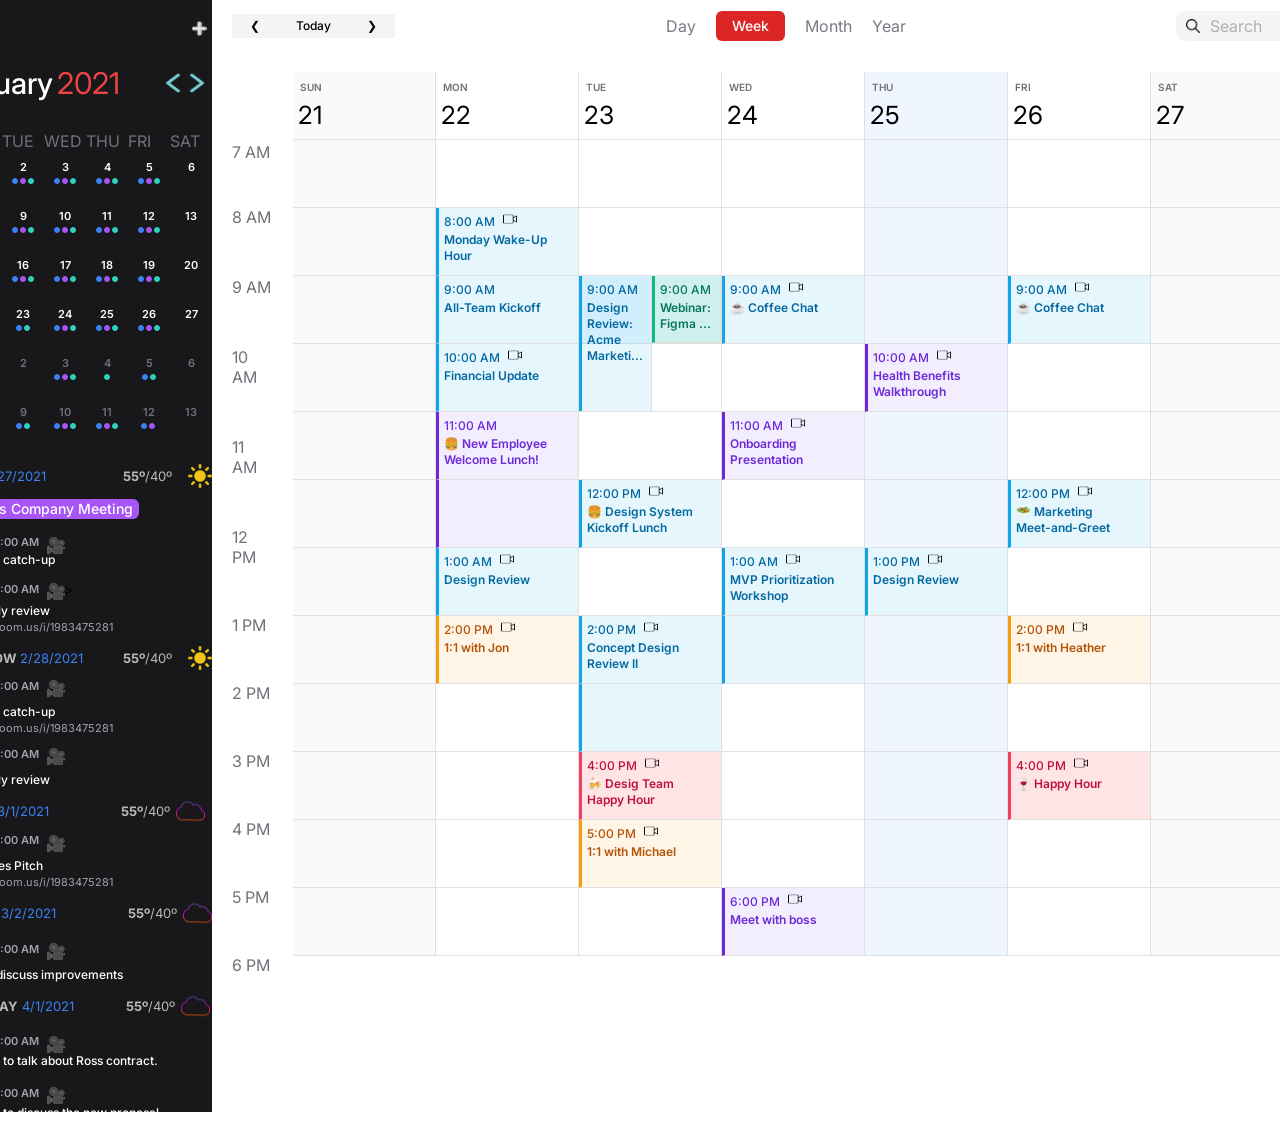
<file: kalendar/index - rabit22.html>
<!DOCTYPE html>
<html lang="en">
<head>
    <meta charset="UTF-8">
    <meta http-equiv="X-UA-Compatible" content="IE=edge">
    <meta name="viewport" content="width=device-width, initial-scale=1.0">
    <link rel="preconnect" href="https://fonts.googleapis.com">
<link rel="preconnect" href="https://fonts.gstatic.com" crossorigin>
<link href="https://fonts.googleapis.com/css2?family=Inter&display=swap" rel="stylesheet">
    <link rel='stylesheet' href="./style.css  rabit 22.css">
    <title>Google Calend</title>
</head>
<body>
    <div id="huge-boy">
    <section id="section-1">
    <div id="circle-layer">
    <div id="circle-one"></div>
    <div id="circle-two"></div>
    <div id="circle-three"></div>
    <img class="plus" src="./img/free-icon-plus-225149.png">
    </div>
    <div id="Month">
        <h1 id="feb">February</h1>
        <h1 id="year">2021</h1>
        <img class="left" src="./img/free-icon-left-and-right-7344799.png" alt="">
    </div>
    <div class="days">
        <div>SUN</div>
        <div>MON</div>
        <div>TUE</div>
        <div>WED</div>
        <div>THU</div>
        <div>FRI</div>
        <div>SAT</div>
     </div>
     <div class="numbers">
        <div id="special">31</div>
        <div>
            <p>1</p>
            <div id="eventt">
            <div id="eventt_1"></div>
            <div id="eventt_2"></div>
            <div id="eventt_3"></div>
            </div>
        </div>
        <div>
            <p>2</p>
            <div id="eventt">
            <div id="eventt_1"></div>
            <div id="eventt_2"></div>
            <div id="eventt_3"></div>
        </div>
        </div>
        <div>
            <p>3</p>
            <div id="eventt">
            <div id="eventt_1"></div>
            <div id="eventt_2"></div>
            <div id="eventt_3"></div>
            </div>
        </div>
        <div>
            <p>4</p>
            <div id="eventt">
            <div id="eventt_1"></div>
            <div id="eventt_2"></div>
            <div id="eventt_3"></div>
            </div>
        </div>
        <div>
            <p>5</p>
            <div id="eventt">
            <div id="eventt_1"></div>
            <div id="eventt_2"></div>
            <div id="eventt_3"></div>
            </div>
        </div>
        <div><p>6</p></div>
        <div><p>7</p></div>
        <div>
            <p>8</p>
            <div id="eventt">
            <div id="eventt_1"></div>
            <div id="eventt_2"></div>
            <div id="eventt_3"></div>
            </div>
        </div>
        <div>
            <p>9</p>
            <div id="eventt">
            <div id="eventt_1"></div>
            <div id="eventt_2"></div>
            <div id="eventt_3"></div>
        </div>
        </div>
        <div>
            <p>10</p>
            <div id="eventt">
            <div id="eventt_1"></div>
            <div id="eventt_2"></div>
            <div id="eventt_3"></div>
            </div>
        </div>
        <div>
<p>11</p>
            <div id="eventt">
            <div id="eventt_1"></div>
            <div id="eventt_2"></div>
            <div id="eventt_3"></div>
            </div>
        </div>
        <div>
            <p>12</p>
            <div id="eventt">
            <div id="eventt_1"></div>
            <div id="eventt_2"></div>
            <div id="eventt_3"></div>
            </div>
        </div>
        <div><p>13</p></div>
        <div>
            <p>14</p>
            <div id="eventt">
                <div id="eventt_2"></div>
                <div id="eventt_3"></div>
            </div>
        </div>
        <div>
            <p>15</p>
            <div id="eventt">
            <div id="circle_2"></div>
            </div>
        </div>
        <div>
            <p>16</p>
            <div id="eventt">
            <div id="eventt_1"></div>
            <div id="eventt_2"></div>
            <div id="eventt_3"></div>
        </div>
        </div>
        <div>
            <p>17</p>
            <div id="eventt">
            <div id="eventt_1"></div>
            <div id="eventt_2"></div>
            <div id="eventt_3"></div>
            </div>
        </div>
        <div>
            <p>18</p>
            <div id="eventt">
            <div id="eventt_1"></div>
            <div id="eventt_2"></div>
            <div id="eventt_3"></div>
            </div>
        </div>
        <div>
            <p>19</p>
            <div id="eventt">
            <div id="eventt_1"></div>
            <div id="eventt_2"></div>
            <div id="eventt_3"></div>
            </div>
        </div>
     <div><p>20</p></div>
     <div><p>21</p></div>
     <div>
         <p>22</p>
         <div id="eventt">
         <div id="eventt_1"></div>
         <div id="eventt_2"></div>
         <div id="eventt_3"></div>
         </div>
     </div>
     <div>
         <p>23</p>
         <div id="eventt">
         <div id="eventt_1"></div>
         <div id="eventt_3"></div>
     </div>
     </div>
     <div>
         <p>24</p>
         <div id="eventt">
         <div id="eventt_1"></div>
         <div id="eventt_2"></div>
         <div id="eventt_3"></div>
         </div>
     </div>
     <div>
         <p>25</p>
         <div id="eventt">
         <div id="eventt_1"></div>
         <div id="eventt_2"></div>
         <div id="eventt_3"></div>
         </div>
     </div>
     <div>
         <p>26</p>
         <div id="eventt">
         <div id="eventt_1"></div>
         <div id="eventt_2"></div>
         <div id="eventt_3"></div>
         </div>
     </div>
     <div>
         <p>27</p>
         <div id="eventt">
            <div id="circle-event-two-single"></div>
            </div>
    </div>
    <div>
        <p>28</p>
        <div id="eventt">
            <div id="circle_1"></div>
            </div>
    </div>
        <div>
            <p id="special">1</p>
            <div id="eventt">
            <div id="eventt_2"></div>
            <div id="eventt_3"></div>
            </div>
        </div>
        <div>
            <p id="special">2</p>
            <div id="eventt">
            <div id="circle-event-two-single"></div>
        </div>
        </div>
        <div>
            <p id="special">3</p>
            <div id="eventt">
            <div id="eventt_1"></div>
            <div id="eventt_2"></div>
            <div id="eventt_3"></div>
            </div>
        </div>
        <div>
            <p id="special">4</p>
            <div id="eventt">
            <div id="eventt_3"></div>
            </div>
        </div>
        <div>
            <p id="special">5</p>
            <div id="eventt">
            <div id="eventt_1"></div>
            <div id="eventt_3"></div>
            </div>
        </div>
        <div><p id="special">6</p></div>
        <div>
            <p id="special">7</p>
        </div>
            <div>
                <p id="special">8</p>
                <div id="eventt">
                    <div id="eventt_1"></div>
                <div id="eventt_2"></div>
                <div id="eventt_3"></div>
                </div>
            </div>
            <div>
                <p id="special">9</p>
                <div id="eventt">
                <div id="eventt_1"></div>
                <div id="eventt_3"></div>
            </div>
            </div>
            <div>
                <p id="special">10</p>
                <div id="eventt">
                <div id="eventt_1"></div>
                <div id="eventt_2"></div>
                <div id="eventt_3"></div>
                </div>
            </div>
            <div>
                <p id="special">11</p>
                <div id="eventt">
                    <div id="eventt_1"></div>
                    <div id="eventt_2"></div>
                    <div id="eventt_3"></div>
                </div>
            </div>
            <div>
  <p id="special">12</p>
                <div id="eventt">
                    <div id="eventt_1"></div>
                    <div id="eventt_2"></div>
                </div>
            </div>
            <div><p id="special">13</p></div>
     </div>
     <div id="today">
         <div id="date">
         <h1>TODAY</h1>
         <p>2/27/2021</p>
         </div>
         <div id="temp">
         <p id="p-bold">55º</p>
         <p id="p-light">/40º</p>
         <img class="img1" src="./img/free-icon-sun-831682.png">
        </div>
     </div>
     <div id="company-meeting">
        <p>All-Hands Company Meeting</p>
    </div>
    <div id="appoinment">
        <div id="circle-appoinment"></div>
        <pre>8:30 – 9:00 AM</pre>
        <p class="p1">🎥</p>
    </div>
    <p id="Monthly-catch-up">Monthly catch-up</p>
    <div id="navigate-one">
    <div id="appoinment">
        <div id="circle-appoinment"></div>
        <pre>8:30 – 9:00 AM</pre>
        <p class="p1">🎥</p>>
    </div>
    </div>
    <div id="navigate">
    <p id="Monthly-catch-up">Quarterly review</p>
    <p id="zoom-us">https://zoom.us/i/1983475281</p>
    </div>
    <div id="navigate-two">
    <div id="tomorrow">
        <div id="date-tomorrow">
        <h1>TOMORROW</h1>
        <p>2/28/2021</p>
        </div>
        <div id="temp">
        <p id="p-bold">55º</p>
        <p id="p-light">/40º</p>
        <img class="img1" src="./img/free-icon-sun-831682.png">

       </div>
    </div>
</div>
        <div id="navigate-three">
       <div id="appoinment-tomorrow">
        <div id="circle-appoinment-tomorrow"></div>
        <pre>8:30 – 9:00 AM</pre>
        <p class="p1">🎥</p>
    </div>
</div>
<div id="navigate-five">
    <p id="Monthly-catch-up">Monthly catch-up</p>
    <p id="zoom-us-tomorrow">https://zoom.us/i/1983475281</p>
</div>

        <div id="navigate-four">
    <div id="appoinment">
        <div id="circle-appoinment"></div>
        <pre>8:30 – 9:00 AM</pre>
        <p class="p1">🎥</p>
    </div>
</div>
    <p id="Monthly-catch">Quarterly review</p>
    <div id="navigate-seven">
        <div id="tomorrow">
            <div id="date-monday">
            <h1>MONDAY</h1>
            <p>3/1/2021</p>
            </div>
            <div id="temp">
            <p id="p-bold">55º</p>
            <p id="p-light">/40º</p>
            <img class="cloud" src="./img/free-icon-cloud-6711063.png">
           </div>
        </div>
    </div>
            <div id="navigate-eight">
           <div id="appoinment-tomorrow">
            <div id="circle-appoinment-tomorrow"></div>
            <pre>8:30 – 9:00 AM</pre>
            <p class="p1">🎥</p>
        </div>
    </div>
    <div id="navigate-six">
    <p id="Monthly-catch-up">City Sales Pitch</p>
    <p id="zoom-us-tomorrow">https://zoom.us/i/1983475281</p>
</div>
<div id="navigate-nine">
    <div id="tomorrow">
        <div id="date-monday">
        <h1>TUESDAY</h1>
        <p>3/2/2021</p>
        </div>
        <div id="temp">
        <p id="p-bold">55º</p>
        <p id="p-light">/40º</p>
        <img class="cloud" src="./img/free-icon-cloud-6711063.png">

       </div>
    </div>
</div>
        <div id="navigate-ten">
       <div id="appoinment-tomorrow">
        <div id="circle-appoinment-tuesday"></div>
        <pre>8:30 – 9:00 AM</pre>
        <p class="p1">🎥</p>
    </div>
</div>
<div id="navigate-eleven">
<p id="Monthly-catch-up">Visit to discuss improvements</p>
</div>
<div id="navigate-twelve">
    <div id="tomorrow">
        <div id="date-wednesday">
        <h1>WEDNESDAY</h1>
        <p>4/1/2021</p>
        </div>
        <div id="temp">
        <p id="p-bold">55º</p>
        <p id="p-light">/40º</p>
        <img class="cloud" src="./img/free-icon-cloud-6711063.png">

       </div>
    </div>
</div>
        <div id="navigate-thirteen">
       <div id="appoinment-tomorrow">
        <div id="circle-appoinment-wednesday"></div>
        <pre>8:30 – 9:00 AM</pre>
        <p class="p1">🎥</p>
    </div>
</div>
<div id="navigate-fourteen">
<p id="Monthly-catch-up">Meeting to talk about Ross contract. </p>
</div>
<div id="navigate-fifteen">
    <div id="appoinment-tomorrow">
     <div id="circle-appoinment-wednesday"></div>
     <pre>8:30 – 9:00 AM</pre>
     <p class="p1">🎥</p>
 </div>
</div>
<div id="navigate-sixteen">
<p id="Monthly-catch-up">Meeting to discuss the new proposal</p>
</div>
    </section>
<section id="sec_2">
    <div id="big-selection">
    <div id="select">
    <p>❮</p>
    <p>Today</p>
    <p>❯</p>
    </div>
    <div id="part-of-year">
        <p id="day">Day</p>
        <p id="week">Week</p>
        <p id="month-month">Month</p>
        <p id="year">Year</p>
    </div>
    <div id="s-f">
        <img class="loupe" src="./img/free-icon-loupe-622669.png">
        <p>Search</p>
    </div>
    </div>
    
    <div id="giant">
    <div id="time">
        <p id="seven">7 AM</p>
        <p id="eight">8 AM</p>
        <p id="nine">9 AM</p>
        <p id="ten">10 AM</p>
<p id="eleven">11 AM</p>
        <p id="twelve">12 PM</p>
        <p id="one">1 PM</p>
        <p id="two">2 PM</p>
        <p id="three">3 PM</p>
        <p id="four">4 PM</p>
        <p id="five">5 PM</p>
        <p id="six">6 PM</p>
    </div>
    <div class="calendar-wrapper">
        <div id="first-kid">
            <p>SUN</p>
            <span>21</span>
        </div>
        <div>
            <p>MON</p>
            <span>22</span>
        </div>
        <div>
            <p>TUE</p>
            <span>23</span>
        </div>
        <div>
            <p>WED</p>
            <span>24</span>
        </div>
        <div id="unicum">
            <p>THU</p>
            <span>25</span>
        </div>
        <div>
            <p>FRI</p>
            <span>26</span>
        </div>
        <div id="last-kid">
            <p>SAT</p>
            <span>27</span>
        </div>
        <div id="first-kid"></div>
        <div></div>
        <div></div>
        <div></div>
        <div id="unicum"></div>
        <div></div>
        <div id="last-kid"></div>
        <div id="first-kid"></div>
        <div id="meeting-one">
            <span id="breeder">
            <pre>8:00 AM</pre>
            <img class="camera" src="./img/premium-icon-video-5714326.png">
        </span>
            <p>Monday Wake-Up Hour</p>
        </div>
        <div></div>
        <div></div>
        <div id="unicum"></div>
        <div></div>
        <div id="last-kid"></div>
        <div id="first-kid"></div>
        <div id="meeting-one">
            <span id="breeder">
                <pre>9:00 AM</pre>
            </span>
                <p>All-Team Kickoff</p>
        </div>
        <div id="meeting-one-flex">
            <div id="meeting-one-border">
            <span id="breeder">
            <pre>9:00 AM</pre>
        </span>
            <p>Design Review: Acme Marketi...</p>
        </div>
        <div id="meeting-one-green">
                <span id="breeder">
                <pre>9:00 AM</pre>
            </span>
                <p>Webinar: Figma ...</p>
            </div>
        </div>
        <div id="meeting-one">
            <span id="breeder">
            <pre>9:00 AM</pre>
            <img class="camera" src="./img/premium-icon-video-5714326.png">

        </span>
            <p>☕️ Coffee Chat</p>
        </div>
        <div id="unicum"></div>
        <div id="meeting-one">
            <span id="breeder">
            <pre>9:00 AM</pre>
            <img class="camera" src="./img/premium-icon-video-5714326.png">

        </span>
            <p>☕️ Coffee Chat</p>
        </div>
        <div id="last-kid"></div>
        <div id="first-kid"></div>
        <div id="meeting-one">
            <span id="breeder">
            <pre>10:00 AM</pre>
            <img class="camera" src="./img/premium-icon-video-5714326.png">

        </span>
            <p>Financial Update</p>
        </div>
        <div></div>
        <div></div>
        <div id="meeting-one-purple">
            <span id="breeder">
            <pre>10:00 AM</pre>
            <img class="camera" src="./img/premium-icon-video-5714326.png">

        </span>
            <p>Health Benefits Walkthrough</p>
        </div>
        <div></div>
        <div id="last-kid"></div>
        <div id="first-kid"></div>
        <div id="meeting-one-purple">
            <span id="breeder">
            <pre>11:00 AM</pre>
        </span>
            <p>🍔 New Employee Welcome Lunch!</p>
        </div>
        <div></div>
        <div id="meeting-one-purple">
            <span id="breeder">
            <pre>11:00 AM</pre>
            <img class="camera" src="./img/premium-icon-video-5714326.png">

        </span>
            <p>Onboarding Presentation</p>
        </div>
        <div id="unicum"></div>
        <div></div>
        <div id="last-kid"></div>
        <div id="first-kid"></div>
        <div id="meeting-one-purple">
        <span id="breeder">
        </span>
        </div>
        <div id="meeting-one">
            <span id="breeder">
            <pre>12:00 PM</pre>
            <img class="camera" src="./img/premium-icon-video-5714326.png">
            
        </span>
            <p>🍔 Design System Kickoff Lunch</p>
        </div>
        <div></div>
        <div id="unicum"></div>
        <div id="meeting-one">
            <span id="breeder">
            <pre>12:00 PM</pre>
            <img class="camera" src="./img/premium-icon-video-5714326.png">

        </span>
            <p>🥗 Marketing Meet-and-Greet</p>
        </div>
        <div id="last-kid"></div>
        <div id="first-kid"></div>
        <div id="meeting-one">
            <span id="breeder">
            <pre>1:00 AM</pre>
            <img class="camera" src="./img/premium-icon-video-5714326.png">

        </span>
            <p>Design Review</p>
        </div>
        <div></div>
        <div id="meeting-one">
            <span id="breeder">
            <pre>1:00 AM</pre>
            <img class="camera" src="./img/premium-icon-video-5714326.png">

        </span>
            <p>MVP Prioritization Workshop</p>
        </div>
        <div id="meeting-one-unicum">
            <span id="breeder">
            <pre>1:00 PM</pre>
            <img class="camera" src="./img/premium-icon-video-5714326.png">

        </span>
            <p>Design Review</p>
        </div>
        <div></div>
        <div id="last-kid"></div>
        <div id="first-kid"></div>
        <div id="meeting-one-yellow">
            <span id="breeder">
            <pre>2:00 PM</pre>
            <img class="camera" src="./img/premium-icon-video-5714326.png">

        </span>
            <p>1:1 with Jon</p>
        </div>
        <div id="meeting-one">
            <span id="breeder">
            <pre>2:00 PM</pre>
            <img class="camera" src="./img/premium-icon-video-5714326.png">

        </span>
            <p>Concept Design Review II</p>
        </div>
        <div id="meeting-one">
            <span id="breeder">
        </span>
        </div>
        <div id="unicum"></div>
        <div id="meeting-one-yellow">
            <span id="breeder">
            <pre>2:00 PM</pre>
            <img class="camera" src="./img/premium-icon-video-5714326.png">

        </span>
            <p> 1:1 with Heather</p>
        </div>
        <div id="last-kid"></div>
        
        <div id="first-kid"></div>
        <div></div>
        <div id="meeting-one">
            <span id="breeder">
        </span>
        </div>
        <div></div>
        <div id="unicum"></div>
        <div></div>
        <div id="last-kid"></div>
        <div id="first-kid"></div>
        <div></div>
        <div id="meeting-one-red">
            <span id="breeder">
            <pre>4:00 PM</pre>
            <img class="camera" src="./img/premium-icon-video-5714326.png">

        </span>
            <p>🍻 Desig Team Happy Hour</p>
        </div>
        <div></div>
        <div id="unicum"></div>
        <div id="meeting-one-red">
            <span id="breeder">
            <pre>4:00 PM</pre>
            <img class="camera" src="./img/premium-icon-video-5714326.png">

        </span>
            <p>🍷 Happy Hour</p>
        </div>
        <div id="last-kid"></div>
        <div id="first-kid"></div>
        <div></div>
        <div id="meeting-one-yellow">
            <span id="breeder">
            <pre>5:00 PM</pre>
            <img class="camera" src="./img/premium-icon-video-5714326.png">
            
        </span>
            <p>1:1 with Michael</p>
        </div>
        <div></div>
        <div id="unicum"></div>
        <div></div>
        <div id="last-kid"></div>
        <div id="first-kid"></div>
        <div></div>
        <div></div>
        <div id="meeting-one-purple">
            <span id="breeder">
            <pre>6:00 PM</pre>
            <img class="camera" src="./img/premium-icon-video-5714326.png">

        </span>
            <p>Meet with boss</p>
        </div>
        <div id="unicum"></div>
        <div></div>
        <div id="last-kid"></div>
     </div>
     <div id="time-another">
        <p>EST GMT-5</p>
        <p id="spec">7 AM</p>
        <p id="eight">8 AM</p>
        <p id="nine">9 AM</p>
        <p id="ten">10 AM</p>
        <p id="eleven">11 AM</p>
        <p id="twelve">12 PM</p>
        <p id="one">1 PM</p>
        <p id="two">2 PM</p>
        <p id="three">3 PM</p>
        <p id="four">4 PM</p>
        <p id="five">5 PM</p>
        <p id="six">6 PM</p>
    </div>
</div>
</section>
</div>
</body>
</html >
</file>
<file: kalendar/style.css  rabit 22.css>
* {
    font-family: 'Inter', sans-serif;
    
}
body {
    padding: 0;
    margin: 0 auto ;
    box-sizing: border-box;
}
#section-1 {
    width:320px;
    height: 1112px;
    background: #18181B;
}
#circle-layer {
    padding-top: 20px;
    display: flex;
    align-items: center;
}
#circle-layer #circle-one {
    margin-right: 8px;
    height: 14px;
    border-radius: 50%;
    background: #ED6B60;
    padding-left: 14px;
    margin-left: 16px;
    border: 1px solid #D05147
}
#circle-layer #circle-two {
    height: 14px;
    margin-right: 8px;
    border-radius: 50%;
    background: #F5C250;
    padding-left: 14px;
    border: 1px solid #D6A343
}
#circle-layer #circle-three {
    height: 14px;
    border-radius: 50%;
    margin-right: 164px;
    background: #62C656;
    padding-left: 14px;
    border: 1px solid #52A842
}
#Month {
    display: flex;
    align-items: center;
}
#Month #feb {
    color: #FFFFFF;
    font-size: 30px;
    font-style: normal;
    font-weight: 500;
    line-height: 40px;
    letter-spacing: 0em;
    text-align: left;
    margin-left: 16px;
}
#Month #year {
font-size: 30px;
font-style: normal;
font-weight: 400;
line-height: 45px;
letter-spacing: 0em;
color: #EF4444;
text-align: left;
margin-right: 25px;
margin-left: 4px;
}

.left{
    position: relative;
    width: 40px;
    height: 30px;
    left: 20px;;
}
.days {
    display: grid;
    grid-template-columns: repeat(7, 1fr);
    color: #71717A;
    margin-bottom: 8px;
}
.numbers {
    display: grid;
    grid-template-columns: repeat(7, 1fr);
    color: #71717A;
}
.numbers #special {
color: #71717A !important;
font-size: 11px !important;
font-style: normal !important;
font-weight: 600 !important;
line-height: 16px !important;
letter-spacing: 0em !important;
text-align: center !important;
}
.numbers p {
color: #FFFFFF;
font-size: 11px;
font-style: normal;
font-weight: 600;
margin: 0 auto;
line-height: 16px;
margin-bottom: 3px;
letter-spacing: 0em;
text-align: center;

}
.wrapper-day div {
font-size: 10px;
font-style: normal;
font-weight: 600;
line-height: 16px;
letter-spacing: 0em;
text-align: center;
}
#eventt {
    display: flex;
    justify-content: center;
    margin-bottom: 24px;
}
#eventt_1 {
    height: 4px;
    margin-right: 2px;
    border-radius: 50%;
    background: #3B82F6;
    padding-left: 4px;
    border: 1px solid #3B82F6
}
#eventt_2 {
    height: 4px;
    margin-right: 2px;
    border-radius: 50%;
    background: #A855F7;
    padding-left: 4px;
    border: 1px solid #A855F7
}
#eventt_3 {
    height: 4px;
    border-radius: 50%;
    background: #2DD4BF;
    padding-left: 4px;
    border: 1px solid #2DD4BF
}
#circle_1 {
    height: 4px;
    border-radius: 50%;
    background: #3B82F6;
    padding-left: 4px;
    border: 1px solid #3B82F6
}
#circle_2 {
    height: 4px;
    border-radius: 50%;
    background: #A855F7;
    padding-left: 4px;
    border: 1px solid #A855F7
}
#today {
    display: flex;
}
#date {
    display: flex;
    align-items: center;
}
#date h1 {
    font-family: Inter;
    margin-left: 16px;
    margin-right: 4px;
    color: #3B82F6;
    font-size: 13px;
    font-style: normal;
    font-weight: 700;
    line-height: 20px;
    letter-spacing: 0em;
    text-align: left;
}
#date p {
    font-family: Inter;
    font-size: 13px;
    margin-right: 77px;
    color: #3B82F6;
    font-style: normal;
    font-weight: 400;
    line-height: 20px;
    letter-spacing: 0em;
    text-align: left;
}
#temp {
    display: flex;
    align-items: center;
}
#p-bold {
    font-size: 13px;
    font-style: normal;
    font-weight: 700;
    line-height: 20px;
    letter-spacing: 0em;
    text-align: left;
    color: #FFFFFFB2;
}
#p-light {
    font-size: 13px;
    margin-right: 6px;
    font-style: normal;
    color: #FFFFFFB2;
    font-weight: 400;
    line-height: 20px;
    letter-spacing: 0em;
    text-align: left;
}
#company-meeting p {
    font-family: Inter;
    font-size: 14px;
    font-style: normal;
    font-weight: 500;
    margin: 0 auto;
    line-height: 20px;
    color: #FFFFFF;
    letter-spacing: 0em;
    text-align: left;
    background: #A855F7;
    max-width: 193px;
    border-radius: 6px;
    padding: 0px 6px;
    margin-left: 16px;
}
#appoinment {
    display: flex;
    align-items: center;
}
#appoinment-tomorrow {
    display: flex;
    align-items: center;
}
#circle-appoinment {
    height: 14px;
    margin-right: 8px;
    border-radius: 50%;
    margin-left: 14px;
    background: #3B82F6;
    padding-left: 14px;
    border: 1px solid #3B82F6
}
#appoinment pre,#appoinment-tomorrow pre {
    font-family: Inter;
    font-size: 11px;
    margin-right: 7px;
    font-style: normal;
    font-weight: 600;
    line-height: 16px;
    letter-spacing: 0em;
    text-align: left;
    color: #A1A1AA;
}
#Monthly-catch-up {
    font-family: Inter;
    font-size: 12px;
    position: relative;
    top: -1.2%;
    font-style: normal;
    font-weight: 500;
    line-height: 16px;
    letter-spacing: 0em;
    text-align: left;
    color: #FFFFFF;
    padding-left: 36px;
    margin: 0 auto;
}
#Monthly-catch {
    font-family: Inter;
    font-size: 12px;
    position: relative;
    top: -5.5%;
    font-style: normal;
    font-weight: 500;
    line-height: 16px;
    letter-spacing: 0em;
    text-align: left;
    color: #FFFFFF;
    padding-left: 36px;
    margin: 0 auto;
}

#zoom-us {
    font-family: Inter;
    font-size: 11px;
    font-style: normal;
    font-weight: 400;
    line-height: 16px;
    margin: 0 auto;
    letter-spacing: 0em;
    text-align: left;
    color: #A1A1AA;
    padding-left: 36px;
}
#zoom-us-tomorrow {
    font-family: Inter;
    font-size: 11px;
    font-style: normal;
    font-weight: 400;
    position: relative;
    top:-1.2%;
    line-height: 16px;
    margin: 0 auto;
    letter-spacing: 0em;
    text-align: left;
    color: #A1A1AA;
    padding-left: 36px;
}
#tomorrow {
    display: flex;
}
#date-tomorrow {
    display: flex;
    align-items: center;
}
#date-tomorrow h1 {
    font-family: Inter;
    font-size: 13px;
    font-style: normal;
    font-weight: 700;
    line-height: 20px;
    letter-spacing: 0em;
    text-align: left;
    color: #FFFFFFB2;
    margin-left: 16px;
    margin-right: 4px;
}
#date-tomorrow p {
    font-family: Inter;
    font-size: 13px;
    margin-right: 40px;
    color: #3B82F6;
    font-style: normal;
    font-weight: 400;
    line-height: 20px;
    letter-spacing: 0em;
    text-align: left;
}
#temp {
    display: flex;
    align-items: center;
}
#p-bold {
    font-size: 13px;
    font-style: normal;
    font-weight: 700;
    line-height: 20px;
    letter-spacing: 0em;
    text-align: left;
    color: #FFFFFFB2;
}
#p-light {
    font-size: 13px;
    margin-right: 6px;
    font-style: normal;
    color: #FFFFFFB2;
    font-weight: 400;
    line-height: 20px;
    letter-spacing: 0em;
    text-align: left;
}
#circle-appoinment-tomorrow {
    height: 14px;
    margin-right: 8px;
    border-radius: 50%;
    margin-left: 14px;
    background: #EC4899;
    padding-left: 14px;
    border: 1px solid #EC4899;
}
#navigate {
    top: -2.3%;
    position: relative;
}
#navigate-one {
    top: -1.5%;
    position: relative;
}
#navigate-two {
    position: relative;
    top: -2.3%;
}
#navigate-three {
    position: relative;
    top: -4%;
}
#navigate-four {
position: relative;
top:-5%
}
#navigate-five {
    position: relative;
    top: -4.5%;
}
#navigate-six {
    position: relative;
    top: -7.5%;
}
#navigate-seven {
    position: relative;
    top: -5.5%;
}
#navigate-eight {
    position: relative;
    top: -7%;
}
#navigate-nine {
    position: relative;
    top: -7.5%;
}
#navigate-ten {
    position: relative;
    top: -8.5%;
}
#navigate-eleven {
    position: relative;
    top: -9%;
}
#navigate-twelve {
    position: relative;
    top: -9%;
}
#navigate-thirteen {
    position: relative;
    top: -10%;
}
#navigate-fourteen {
    position: relative;
    top: -11%;
}
#navigate-fifteen {
    position: relative;
    top: -11%;
}
#navigate-sixteen {
    position: relative;
    top: -12%;
}
#date-monday {
    display: flex;
    align-items: center;
}
#date-monday h1 {
    font-family: Inter;
    font-size: 13px;
    font-style: normal;
    font-weight: 700;
    line-height: 20px;
    letter-spacing: 0em;
    text-align: left;
    color: #FFFFFFB2;
    margin-left: 16px;
    margin-right: 4px;
}
#date-monday p {
    font-family: Inter;
    font-size: 13px;
    margin-right: 72px;
    color: #3B82F6;
    font-style: normal;
    font-weight: 400;
    line-height: 20px;
    letter-spacing: 0em;
    text-align: left;
}
#circle-appoinment-tuesday {
    height: 14px;
    margin-right: 8px;
    border-radius: 50%;
    margin-left: 14px;
    background: #FBBF24;
    padding-left: 14px;
    border: 1px solid #FBBF24;
}
#date-wednesday {
    display: flex;
    align-items: center;
}
#date-wednesday h1 {
    font-family: Inter;
    font-size: 13px;
    font-style: normal;
    font-weight: 700;
    line-height: 20px;
    letter-spacing: 0em;
    text-align: left;
    color: #FFFFFFB2;
    margin-left: 16px;
    margin-right: 4px;
}
#date-wednesday p {
    font-family: Inter;
    font-size: 13px;
    margin-right: 52px;
    color: #3B82F6;
    font-style: normal;
    font-weight: 400;
    line-height: 20px;
    letter-spacing: 0em;
    text-align: left;
}
#circle-appoinment-wednesday {
    height: 14px;
    margin-right: 8px;
    border-radius: 50%;
    margin-left: 14px;
    background: #5191f8;
    padding-left: 14px;
    border: 1px solid #5795f8;
}
#sec_2 {
    width:1400px;
    height:1100px;
    background-color: white;
}
#huge-boy {
    display: flex;
    justify-content: center;
}

#select {
    display: flex;
    margin-left: 20px;
    align-items: center;
}
#select p{
    font-family: Inter;
    font-size: 12px;
    font-style: normal;
    font-weight: 500;
    line-height: 16px;
    letter-spacing: 0em;
    text-align: left;
    background: #F4F4F5;
    max-width: 193px;
    padding: 4px 18px 4px 18px;
}
#big-selection {
    display: flex;
    width:1150px;
    align-items: center;
    justify-content: space-between;
    margin-bottom: 20px;
}
#part-of-year {
    display: flex;
    align-items: center;
}
#s-f {
    display: flex;
    background-color: #F4F4F5;
    height: 30px;
    border-radius: 10px;
    align-items: center;
}

.loupe{
    height: 14px;
    margin-right: 10px;
    margin-left: 10px;
}
#s-f p {
    color: #AFAFB5;
    margin-right: 100px;
}
#week {
    height:20px;
    font-family: Inter;
    font-size: 14px;
    font-style: normal;
    font-weight: 500;
    margin: 0 auto;
    line-height: 20px;
    color: #FFFFFF;
    letter-spacing: 0em;
    text-align: left;
    background: #DC2626;
    max-width: 193px;
    border-radius: 6px;
    padding: 5px 16px;
}
#day,#month-month,#year {
    color:#797982
}
#day {
    margin-right: 20px;
}
#month-month {
    margin-right: 20px;
    margin-left: 20px;
}
#time p:first-child {
    padding-top: 70px;
}
#time {
    margin-right: 20px;
}
#time p {
    padding-left: 20px;
    color: #71717A;
    margin: 0;
}
#time-another p {
    padding-left: 20px;
    max-width: 53px;
    color: #71717A;
    margin: 0;
}
#giant {
    display: flex;
}
.calendar-wrapper {
    display: grid;
    grid-template-columns: repeat(7, 143px);
    grid-auto-rows: 68px;  
}
.calendar-wrapper p {
    margin:0;
    color: #71717A;
    margin-top: 7px;
    margin-left: 7px;
    font-size: 10px;
    font-style: normal;
    font-weight: 600;
    line-height: 16px;
    letter-spacing: 0em;
}
.calendar-wrapper span {
    color:#000000;
    margin-left: 5px;
    font-family: Inter;
    font-size: 25px;
    font-style: normal;
    font-weight: 400;
    line-height: 40px;
    letter-spacing: 0em;
    text-align: left;
}
.calendar-wrapper #first-kid {
    background-color: #FAFAFA;
    border-bottom: 1px solid #E0E0E0;
    border-right: 1px solid #E0E0E0;
}
.calendar-wrapper #last-kid {
    background-color: #FAFAFA;
    border-bottom: 1px solid #E0E0E0;
    border-right: 0px solid #E0E0E0;
}
.calendar-wrapper div {
    border-bottom: 1px solid #E0E0E0;
    border-right: 1px solid #E0E0E0;
}
#unicum {
    background-color: #EFF6FF;
    
}
.camera{
    position: relative;
    width: 20px;
    height: 20px;
}
#meeting-one-unicum {
    background: #0EA5E91A;
    border-left: 3px solid #0EA5E9;
}
#meeting-one {
    background: #0EA5E91A;
    border-left: 3px solid #0EA5E9;
}
#meeting-one-flex {
    background: #0EA5E91A;
    display: flex;
}
#meeting-one-border {
    background: #0EA5E91A;
    height: 135px;
    border-left: 3px solid #0EA5E9;
}
#meeting-one-purple {
    background: #8B5CF61A;
    border-left: 3px solid #6D28D9;
}
#meeting-one-green {
    background: #10B9811A;
    border-left: 3px solid #10B981;
}
#meeting-one-green p,#meeting-one-green pre {
    color: #047857 !important;
}
#meeting-one-purple p,#meeting-one-purple pre {
    color: #6D28D9 !important; 
}
#meeting-one-yellow {
    background: #F59E0B1A;
    border-left: 3px solid #F59E0B;
}
#meeting-one-yellow p,#meeting-one-yellow pre {
    color: #B45309 !important;
}
#meeting-one-red {
    background: #FFE4E6;
    border-left: 3px solid #F43F5E;
}
#meeting-one-red p,#meeting-one-red pre {
    color: #BE123C !important;
}
#breeder {
    display: flex;
    align-items: center;
}

#meeting-one pre,#meeting-one-red pre,#meeting-one-yellow pre,#meeting-one-purple pre,#meeting-one-border pre,#meeting-one-unicum pre,#meeting-one-green pre {
font-family: Inter;
color: #0369A1;
font-size: 12px;
margin: 0;
padding-top: 6px;
padding-right: 5px;
font-style: normal;
font-weight: 500;
line-height: 16px;
letter-spacing: 0em;
text-align: left;
}
#meeting-one p,#meeting-one-red p,#meeting-one-yellow p,#meeting-one-purple p,#meeting-one-border p,#meeting-one-unicum p,#meeting-one-green p {
    font-family: Inter;
    font-size: 12px;
    font-style: normal;
    margin: 0;
    padding-top: 2px;
    max-width: 114px;
    padding-left: 5px;
    font-weight: 600;
    line-height: 16px;
    letter-spacing: 0em;
    text-align: left;
    color: #0369A1;
}
#spec {
    padding-top: 30px !important;
}
#eight {
    padding-top: 45px;
}
#nine,#ten,#eleven,#twelve {
    padding-top: 50px;
}
#one,#two,#three,#four,#five,#six {
    padding-top: 48px;
}
.img1{
width: 24px;
height: 24px;
position: relative;
left: 10px;
}
.p1{
    position: relative;
    width: 17px;
    height: 15px;
}
.cloud{
    position: relative;
    width: 29px;
    height: 30px;
}
.plus{
    position: relative;
    width: 15px;
    height: 15px;
    left: 30px;
}
</file>
